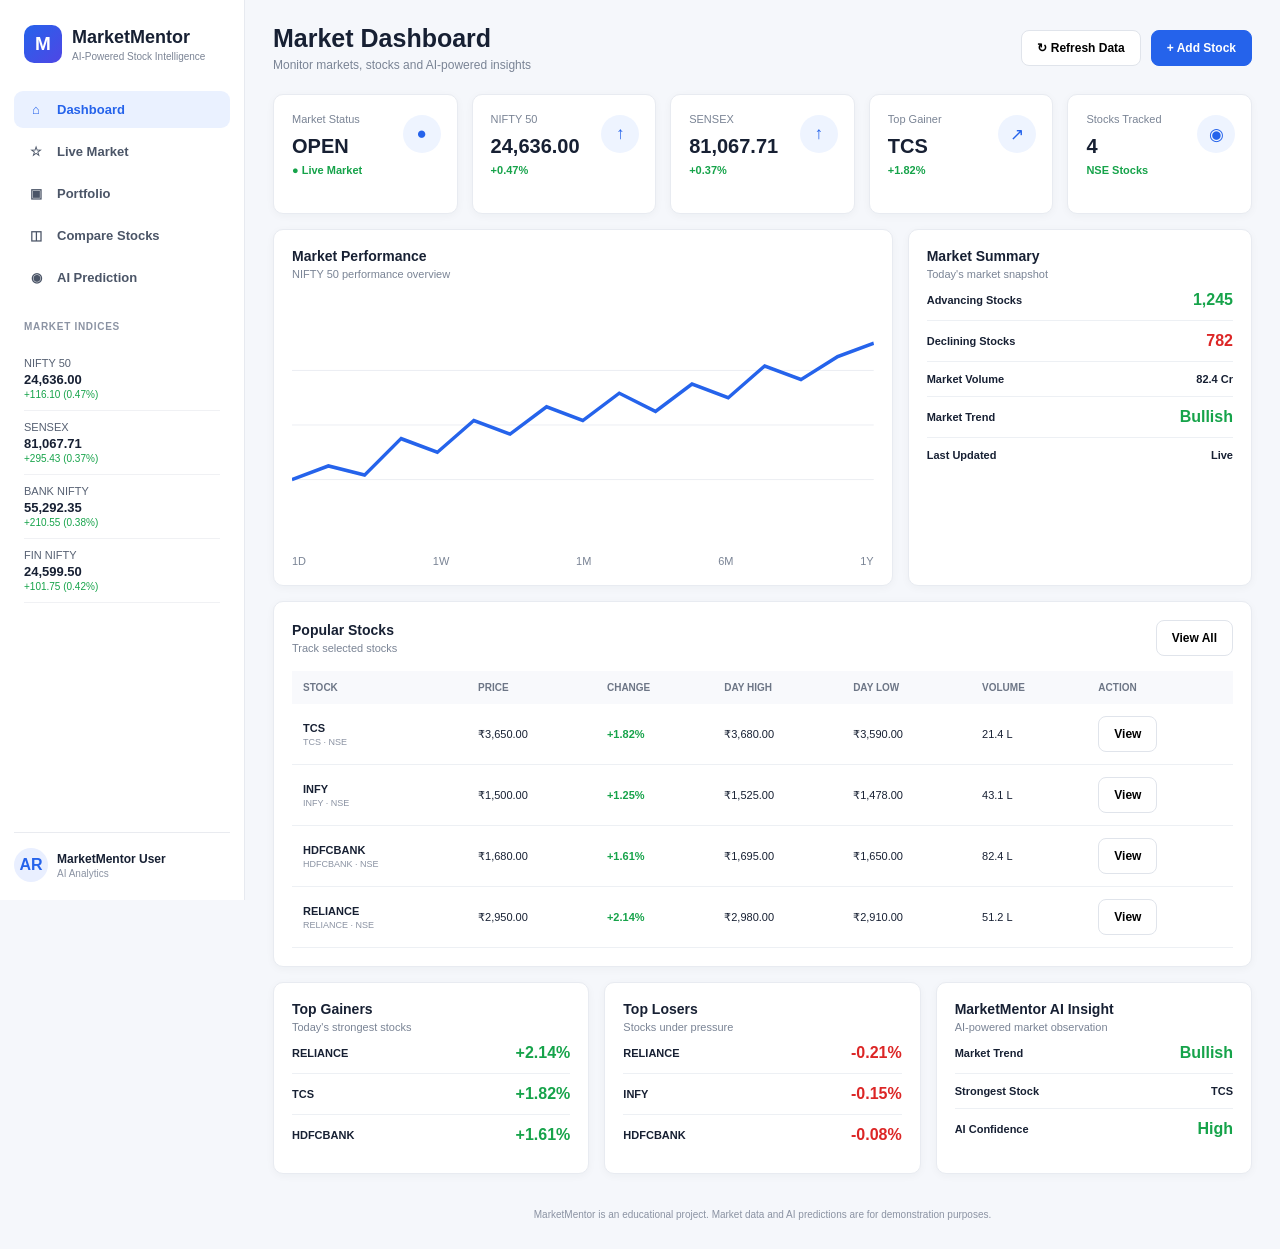
<file: frontend/index.html>
<!DOCTYPE html>
<html lang="en">

<head>
    <meta charset="UTF-8">
    <meta name="viewport" content="width=device-width, initial-scale=1.0">

    <title>MarketMentor | Dashboard</title>

    <link rel="stylesheet" href="style.css">
</head>

<body>

<div class="app">

    <!-- ================= SIDEBAR ================= -->

    <aside class="sidebar">

        <div class="brand">

            <div class="brand-logo">
                M
            </div>

            <div>
                <h2>MarketMentor</h2>
                <span>AI-Powered Stock Intelligence</span>
            </div>

        </div>


        <nav class="nav">

            <a href="index.html" class="active">
                <span class="nav-icon">⌂</span>
                <span>Dashboard</span>
            </a>

           <a href="live-market.html">
                <span class="nav-icon">☆</span>
                <span>Live Market</span>
            </a>

            <a href="portfolio.html">
                <span class="nav-icon">▣</span>
                <span>Portfolio</span>
            </a>

            <a href="compare.html">
                <span class="nav-icon">◫</span>
                <span>Compare Stocks</span>
            </a>

            <a href="prediction.html">
                <span class="nav-icon">◉</span>
                <span>AI Prediction</span>
            </a>

        </nav>


        <!-- MARKET INDICES -->

        <div class="market-section">

            <div class="market-title">
                MARKET INDICES
            </div>

            <div class="index-item">

                <div class="index-name">
                    NIFTY 50
                </div>

                <div class="index-value">
                    24,636.00
                </div>

                <div class="index-change">
                    +116.10 (0.47%)
                </div>

            </div>


            <div class="index-item">

                <div class="index-name">
                    SENSEX
                </div>

                <div class="index-value">
                    81,067.71
                </div>

                <div class="index-change">
                    +295.43 (0.37%)
                </div>

            </div>


            <div class="index-item">

                <div class="index-name">
                    BANK NIFTY
                </div>

                <div class="index-value">
                    55,292.35
                </div>

                <div class="index-change">
                    +210.55 (0.38%)
                </div>

            </div>


            <div class="index-item">

                <div class="index-name">
                    FIN NIFTY
                </div>

                <div class="index-value">
                    24,599.50
                </div>

                <div class="index-change">
                    +101.75 (0.42%)
                </div>

            </div>

        </div>


        <!-- PROFILE -->

        <div class="profile">

            <div class="profile-top">

                <div class="avatar">
                    AR
                </div>

                <div>

                    <div class="profile-name">
                        MarketMentor User
                    </div>

                    <div class="profile-plan">
                        AI Analytics
                    </div>

                </div>

            </div>

        </div>

    </aside>


    <!-- ================= MAIN ================= -->

    <main class="main">


        <!-- HEADER -->

        <div class="header">

            <div>

                <div class="page-title">
                    Market Dashboard
                </div>

                <div class="page-subtitle">
                    Monitor markets, stocks and AI-powered insights
                </div>

            </div>


            <div class="header-actions">

                <button class="btn">
                    ↻ Refresh Data
                </button>

                <button class="btn btn-primary">
                    + Add Stock
                </button>

            </div>

        </div>


        <!-- ================= KPI CARDS ================= -->

        <div class="kpi-grid">


            <div class="card kpi-card">

                <div class="kpi-title">
                    Market Status
                </div>

                <div class="kpi-value">
                    OPEN
                </div>

                <div class="kpi-change">
                    ● Live Market
                </div>

                <div class="kpi-icon">
                    ●
                </div>

            </div>


            <div class="card kpi-card">

                <div class="kpi-title">
                    NIFTY 50
                </div>

                <div class="kpi-value">
                    24,636.00
                </div>

                <div class="kpi-change">
                    +0.47%
                </div>

                <div class="kpi-icon">
                    ↑
                </div>

            </div>


            <div class="card kpi-card">

                <div class="kpi-title">
                    SENSEX
                </div>

                <div class="kpi-value">
                    81,067.71
                </div>

                <div class="kpi-change">
                    +0.37%
                </div>

                <div class="kpi-icon">
                    ↑
                </div>

            </div>


            <div class="card kpi-card">

                <div class="kpi-title">
                    Top Gainer
                </div>

                <div class="kpi-value">
                    TCS
                </div>

                <div class="kpi-change">
                    +1.82%
                </div>

                <div class="kpi-icon">
                    ↗
                </div>

            </div>


            <div class="card kpi-card">

                <div class="kpi-title">
                    Stocks Tracked
                </div>

                <div class="kpi-value">
                    4
                </div>

                <div class="kpi-change">
                    NSE Stocks
                </div>

                <div class="kpi-icon">
                    ◉
                </div>

            </div>

        </div>


        <!-- ================= MARKET OVERVIEW ================= -->

        <div class="grid-2">


            <!-- MARKET PERFORMANCE -->

            <div class="card panel">

                <div class="panel-title">
                    Market Performance
                </div>

                <div class="panel-subtitle">
                    NIFTY 50 performance overview
                </div>


                <div class="chart-box">

                    <div class="fake-chart">

                        <svg viewBox="0 0 800 220"
                             preserveAspectRatio="none">

                            <line
                                x1="0"
                                y1="50"
                                x2="800"
                                y2="50"
                                stroke="#e8ebf1"
                                stroke-width="1"/>

                            <line
                                x1="0"
                                y1="110"
                                x2="800"
                                y2="110"
                                stroke="#e8ebf1"
                                stroke-width="1"/>

                            <line
                                x1="0"
                                y1="170"
                                x2="800"
                                y2="170"
                                stroke="#e8ebf1"
                                stroke-width="1"/>


                            <polyline
                                fill="none"
                                stroke="#2563eb"
                                stroke-width="4"
                                points="
                                0,170
                                50,155
                                100,165
                                150,125
                                200,140
                                250,105
                                300,120
                                350,90
                                400,105
                                450,75
                                500,95
                                550,65
                                600,80
                                650,45
                                700,60
                                750,35
                                800,20
                                "/>

                        </svg>

                    </div>

                </div>


                <div style="display:flex; justify-content:space-between; font-size:11px; color:#7a8495;">

                    <span>1D</span>
                    <span>1W</span>
                    <span>1M</span>
                    <span>6M</span>
                    <span>1Y</span>

                </div>

            </div>


            <!-- MARKET SUMMARY -->

            <div class="card panel">

                <div class="panel-title">
                    Market Summary
                </div>

                <div class="panel-subtitle">
                    Today's market snapshot
                </div>


                <div class="list-item">

                    <div class="list-name">
                        Advancing Stocks
                    </div>

                    <div class="positive">
                        1,245
                    </div>

                </div>


                <div class="list-item">

                    <div class="list-name">
                        Declining Stocks
                    </div>

                    <div class="negative">
                        782
                    </div>

                </div>


                <div class="list-item">

                    <div class="list-name">
                        Market Volume
                    </div>

                    <div class="list-value">
                        82.4 Cr
                    </div>

                </div>


                <div class="list-item">

                    <div class="list-name">
                        Market Trend
                    </div>

                    <div class="positive">
                        Bullish
                    </div>

                </div>


                <div class="list-item">

                    <div class="list-name">
                        Last Updated
                    </div>

                    <div class="list-value">
                        Live
                    </div>

                </div>

            </div>

        </div>


        <!-- ================= STOCK CARDS ================= -->

        <div class="card table-card">

            <div class="table-header">

                <div>

                    <div class="panel-title">
                        Popular Stocks
                    </div>

                    <div class="panel-subtitle">
                        Track selected stocks
                    </div>

                </div>

                <button class="btn">
                    View All
                </button>

            </div>


            <table>

                <thead>

                    <tr>

                        <th>
                            STOCK
                        </th>

                        <th>
                            PRICE
                        </th>

                        <th>
                            CHANGE
                        </th>

                        <th>
                            DAY HIGH
                        </th>

                        <th>
                            DAY LOW
                        </th>

                        <th>
                            VOLUME
                        </th>

                        <th>
                            ACTION
                        </th>

                    </tr>

                </thead>


                <tbody>


                    <tr>

                        <td>

                            <div class="stock-name">
                                TCS
                            </div>

                            <div class="stock-sub">
                                TCS · NSE
                            </div>

                        </td>

                        <td>
                            ₹3,650.00
                        </td>

                        <td class="positive">
                            +1.82%
                        </td>

                        <td>
                            ₹3,680.00
                        </td>

                        <td>
                            ₹3,590.00
                        </td>

                        <td>
                            21.4 L
                        </td>

                        <td>
                            <button class="btn">
                                View
                            </button>
                        </td>

                    </tr>


                    <tr>

                        <td>

                            <div class="stock-name">
                                INFY
                            </div>

                            <div class="stock-sub">
                                INFY · NSE
                            </div>

                        </td>

                        <td>
                            ₹1,500.00
                        </td>

                        <td class="positive">
                            +1.25%
                        </td>

                        <td>
                            ₹1,525.00
                        </td>

                        <td>
                            ₹1,478.00
                        </td>

                        <td>
                            43.1 L
                        </td>

                        <td>
                            <button class="btn">
                                View
                            </button>
                        </td>

                    </tr>


                    <tr>

                        <td>

                            <div class="stock-name">
                                HDFCBANK
                            </div>

                            <div class="stock-sub">
                                HDFCBANK · NSE
                            </div>

                        </td>

                        <td>
                            ₹1,680.00
                        </td>

                        <td class="positive">
                            +1.61%
                        </td>

                        <td>
                            ₹1,695.00
                        </td>

                        <td>
                            ₹1,650.00
                        </td>

                        <td>
                            82.4 L
                        </td>

                        <td>
                            <button class="btn">
                                View
                            </button>
                        </td>

                    </tr>


                    <tr>

                        <td>

                            <div class="stock-name">
                                RELIANCE
                            </div>

                            <div class="stock-sub">
                                RELIANCE · NSE
                            </div>

                        </td>

                        <td>
                            ₹2,950.00
                        </td>

                        <td class="positive">
                            +2.14%
                        </td>

                        <td>
                            ₹2,980.00
                        </td>

                        <td>
                            ₹2,910.00
                        </td>

                        <td>
                            51.2 L
                        </td>

                        <td>
                            <button class="btn">
                                View
                            </button>
                        </td>

                    </tr>


                </tbody>

            </table>

        </div>


        <!-- ================= BOTTOM CARDS ================= -->

        <div class="grid-3">


            <!-- TOP GAINERS -->

            <div class="card panel">

                <div class="panel-title">
                    Top Gainers
                </div>

                <div class="panel-subtitle">
                    Today's strongest stocks
                </div>


                <div class="list-item">

                    <div class="list-name">
                        RELIANCE
                    </div>

                    <div class="positive">
                        +2.14%
                    </div>

                </div>


                <div class="list-item">

                    <div class="list-name">
                        TCS
                    </div>

                    <div class="positive">
                        +1.82%
                    </div>

                </div>


                <div class="list-item">

                    <div class="list-name">
                        HDFCBANK
                    </div>

                    <div class="positive">
                        +1.61%
                    </div>

                </div>

            </div>


            <!-- TOP LOSERS -->

            <div class="card panel">

                <div class="panel-title">
                    Top Losers
                </div>

                <div class="panel-subtitle">
                    Stocks under pressure
                </div>


                <div class="list-item">

                    <div class="list-name">
                        RELIANCE
                    </div>

                    <div class="negative">
                        -0.21%
                    </div>

                </div>


                <div class="list-item">

                    <div class="list-name">
                        INFY
                    </div>

                    <div class="negative">
                        -0.15%
                    </div>

                </div>


                <div class="list-item">

                    <div class="list-name">
                        HDFCBANK
                    </div>

                    <div class="negative">
                        -0.08%
                    </div>

                </div>

            </div>


            <!-- AI INSIGHT -->

            <div class="card panel">

                <div class="panel-title">
                    MarketMentor AI Insight
                </div>

                <div class="panel-subtitle">
                    AI-powered market observation
                </div>


                <div class="list-item">

                    <div class="list-name">
                        Market Trend
                    </div>

                    <div class="positive">
                        Bullish
                    </div>

                </div>


                <div class="list-item">

                    <div class="list-name">
                        Strongest Stock
                    </div>

                    <div class="list-value">
                        TCS
                    </div>

                </div>


                <div class="list-item">

                    <div class="list-name">
                        AI Confidence
                    </div>

                    <div class="positive">
                        High
                    </div>

                </div>


            </div>

        </div>


        <!-- ================= DISCLAIMER ================= -->

        <div style="
            text-align:center;
            color:#8b93a3;
            font-size:10px;
            padding:20px 0 5px;
        ">

            MarketMentor is an educational project.
            Market data and AI predictions are for demonstration purposes.

        </div>


    </main>

</div>


</body>

</html>
</file>
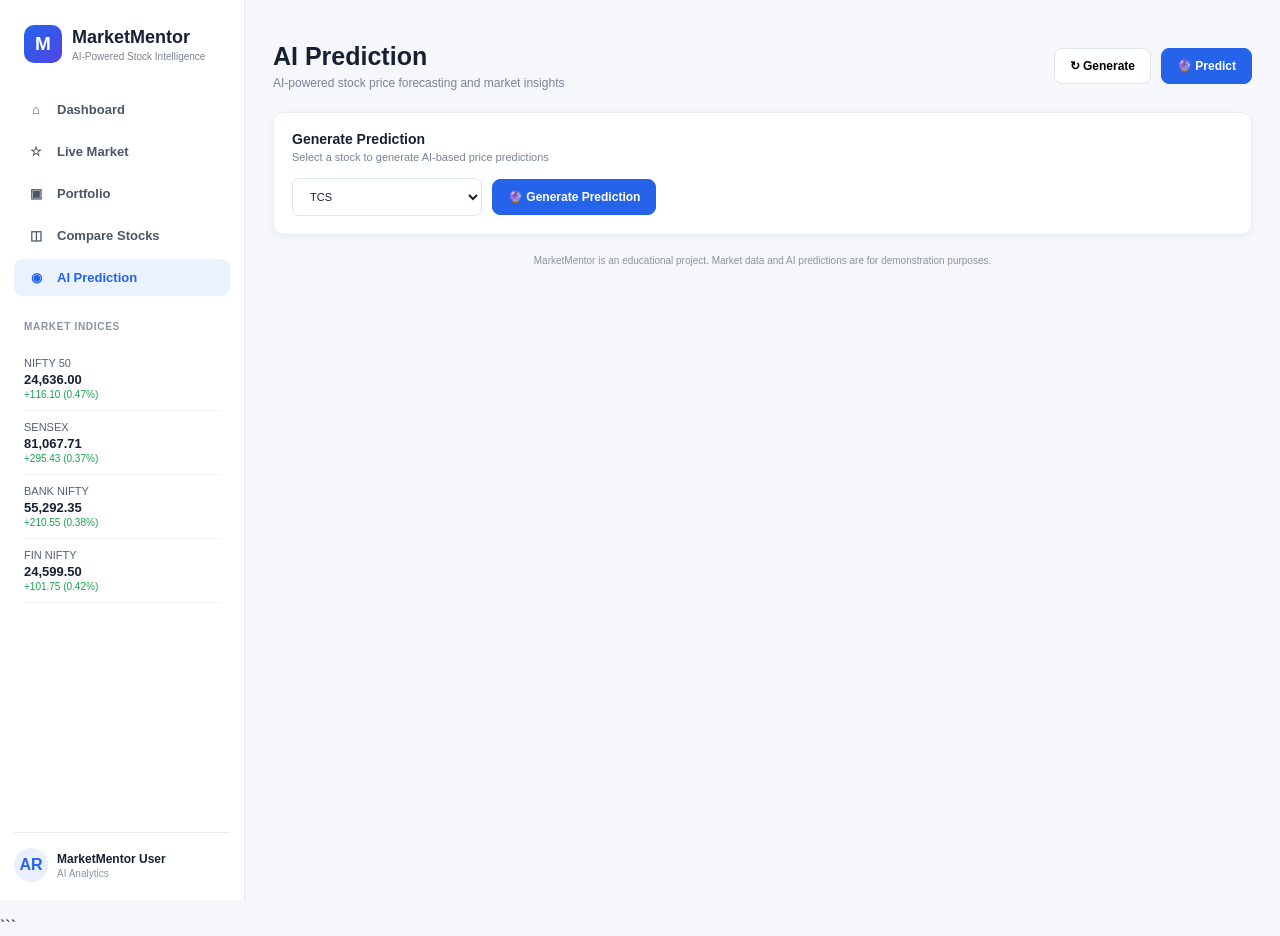
<file: frontend/prediction.html>
```html
<!DOCTYPE html>
<html lang="en">

<head>

<meta charset="UTF-8">
<meta name="viewport" content="width=device-width, initial-scale=1.0">

<title>MarketMentor | AI Prediction</title>

<link rel="stylesheet" href="style.css">

<style>

.prediction-search {
    display: flex;
    gap: 10px;
    align-items: center;
    flex-wrap: wrap;
}

.prediction-select {
    border: 1px solid #e0e4eb;
    background: white;
    color: #172033;
    border-radius: 7px;
    padding: 11px 13px;
    font-size: 11px;
    min-width: 190px;
    outline: none;
}

.prediction-grid {
    display: grid;
    grid-template-columns: 1.5fr 1fr;
    gap: 15px;
    margin-top: 15px;
}

.forecast-grid {
    display: grid;
    grid-template-columns: 1fr 1fr;
    gap: 12px;
}

.forecast-box {
    background: #f8faff;
    border: 1px solid #e8ecf3;
    border-radius: 9px;
    padding: 18px;
}

.forecast-label {
    color: #7a8495;
    font-size: 11px;
    margin-bottom: 8px;
}

.forecast-value {
    font-size: 24px;
    font-weight: 700;
}

.ai-insight {
    background: linear-gradient(135deg, #f7f9ff, #eef4ff);
    border: 1px solid #dce6ff;
    border-radius: 10px;
    padding: 20px;
}

.ai-icon {
    font-size: 25px;
    margin-bottom: 10px;
}

.ai-insight h3 {
    margin-bottom: 8px;
    font-size: 15px;
}

.ai-insight p {
    color: #697386;
    font-size: 11px;
    line-height: 1.7;
}

.confidence-bar {
    height: 10px;
    background: #edf0f5;
    border-radius: 10px;
    overflow: hidden;
    margin-top: 12px;
}

.confidence-fill {
    height: 100%;
    width: 0%;
    background: #2563eb;
    transition: width 0.8s ease;
}

.prediction-note {
    color: #8b93a3;
    font-size: 10px;
    line-height: 1.6;
    margin-top: 12px;
}

#error {
    display: none;
    background: #fff1f1;
    border: 1px solid #ffd4d4;
    color: #c62828;
    padding: 12px;
    border-radius: 8px;
    margin-top: 15px;
    font-size: 11px;
}

@media(max-width: 900px) {

    .prediction-grid {
        grid-template-columns: 1fr;
    }

}

@media(max-width: 600px) {

    .forecast-grid {
        grid-template-columns: 1fr;
    }

    .prediction-search {
        flex-direction: column;
        align-items: stretch;
    }

    .prediction-select,
    .prediction-search button {
        width: 100%;
    }

}

</style>

</head>


<body>

<div class="app">


<!-- ================= SIDEBAR ================= -->

<aside class="sidebar">


    <div class="brand">

        <div class="brand-logo">
            M
        </div>

        <div>

            <h2>MarketMentor</h2>

            <span>
                AI-Powered Stock Intelligence
            </span>

        </div>

    </div>


    <nav class="nav">


        <a href="index.html">

            <span class="nav-icon">
                ⌂
            </span>

            <span>
                Dashboard
            </span>

        </a>


        <a href="/live-market.html">

            <span class="nav-icon">
                ☆
            </span>

            <span>
                Live Market
            </span>

        </a>


        <a href="portfolio.html">

            <span class="nav-icon">
                ▣
            </span>

            <span>
                Portfolio
            </span>

        </a>


        <a href="compare.html">

            <span class="nav-icon">
                ◫
            </span>

            <span>
                Compare Stocks
            </span>

        </a>


        <a href="prediction.html" class="active">

            <span class="nav-icon">
                ◉
            </span>

            <span>
                AI Prediction
            </span>

        </a>


    </nav>


    <!-- MARKET INDICES -->

    <div class="market-section">

        <div class="market-title">
            MARKET INDICES
        </div>


        <div class="index-item">

            <div class="index-name">
                NIFTY 50
            </div>

            <div class="index-value">
                24,636.00
            </div>

            <div class="index-change">
                +116.10 (0.47%)
            </div>

        </div>


        <div class="index-item">

            <div class="index-name">
                SENSEX
            </div>

            <div class="index-value">
                81,067.71
            </div>

            <div class="index-change">
                +295.43 (0.37%)
            </div>

        </div>


        <div class="index-item">

            <div class="index-name">
                BANK NIFTY
            </div>

            <div class="index-value">
                55,292.35
            </div>

            <div class="index-change">
                +210.55 (0.38%)
            </div>

        </div>


        <div class="index-item">

            <div class="index-name">
                FIN NIFTY
            </div>

            <div class="index-value">
                24,599.50
            </div>

            <div class="index-change">
                +101.75 (0.42%)
            </div>

        </div>

    </div>


    <!-- PROFILE -->

    <div class="profile">

        <div class="profile-top">

            <div class="avatar">
                AR
            </div>

            <div>

                <div class="profile-name">
                    MarketMentor User
                </div>

                <div class="profile-plan">
                    AI Analytics
                </div>

            </div>

        </div>

    </div>


</aside>


<!-- ================= MAIN ================= -->

<main class="main">


    <!-- HEADER -->

    <div class="header">


        <div>

            <div class="page-title">
                AI Prediction
            </div>

            <div class="page-subtitle">
                AI-powered stock price forecasting and market insights
            </div>

        </div>


        <div class="header-actions">

            <button
                class="btn"
                onclick="getPrediction()">

                ↻ Generate

            </button>


            <button
                class="btn btn-primary"
                onclick="getPrediction()">

                🔮 Predict

            </button>

        </div>


    </div>


    <!-- ================= SEARCH ================= -->

    <div class="card panel">


        <div class="panel-title">
            Generate Prediction
        </div>


        <div class="panel-subtitle">
            Select a stock to generate AI-based price predictions
        </div>


        <div
            class="prediction-search"
            style="margin-top:15px;">


            <select
                id="symbol"
                class="prediction-select">


                <option value="TCS">
                    TCS
                </option>


                <option value="RELIANCE">
                    RELIANCE
                </option>


                <option value="INFY">
                    INFY
                </option>


                <option value="HDFCBANK">
                    HDFCBANK
                </option>


            </select>


            <button
                class="btn btn-primary"
                onclick="getPrediction()">

                🔮 Generate Prediction

            </button>


        </div>


    </div>


    <div id="error"></div>


    <!-- ================= RESULTS ================= -->

    <div id="results" style="display:none;">


        <!-- KPI CARDS -->

        <div class="kpi-grid"
             style="margin-top:15px;">


            <div class="card kpi-card">

                <div class="kpi-title">
                    Selected Stock
                </div>

                <div
                    class="kpi-value"
                    id="stockName">

                    TCS

                </div>

                <div class="kpi-change">
                    NSE Stock
                </div>

                <div class="kpi-icon">
                    ◉
                </div>

            </div>


            <div class="card kpi-card">

                <div class="kpi-title">
                    Current Price
                </div>

                <div
                    class="kpi-value"
                    id="currentPrice">

                    ₹--

                </div>

                <div class="kpi-change">
                    Current Market Price
                </div>

                <div class="kpi-icon">
                    ₹
                </div>

            </div>


            <div class="card kpi-card">

                <div class="kpi-title">
                    Market Trend
                </div>

                <div
                    class="kpi-value positive"
                    id="trend">

                    --

                </div>

                <div class="kpi-change">
                    AI Forecast
                </div>

                <div class="kpi-icon">
                    ↗
                </div>

            </div>


            <div class="card kpi-card">

                <div class="kpi-title">
                    Prediction Confidence
                </div>

                <div
                    class="kpi-value"
                    id="confidenceTop">

                    --%

                </div>

                <div class="kpi-change">
                    Model Confidence
                </div>

                <div class="kpi-icon">
                    AI
                </div>

            </div>


            <div class="card kpi-card">

                <div class="kpi-title">
                    Prediction Status
                </div>

                <div
                    class="kpi-value positive">

                    Ready

                </div>

                <div class="kpi-change">
                    AI Analysis
                </div>

                <div class="kpi-icon">
                    ✓
                </div>

            </div>


        </div>


        <!-- ================= FORECAST + AI ================= -->

        <div class="prediction-grid">


            <!-- FORECAST -->

            <div class="card panel">


                <div class="panel-title">
                    Price Forecast
                </div>


                <div class="panel-subtitle">
                    AI-generated future price estimates
                </div>


                <div
                    class="forecast-grid"
                    style="margin-top:18px;">


                    <div class="forecast-box">


                        <div class="forecast-label">
                            Tomorrow's Price
                        </div>


                        <div
                            class="forecast-value positive"
                            id="tomorrow">

                            ₹--

                        </div>


                        <div class="mini-label">
                            1 Day Forecast
                        </div>


                    </div>


                    <div class="forecast-box">


                        <div class="forecast-label">
                            Next Week Price
                        </div>


                        <div
                            class="forecast-value positive"
                            id="week">

                            ₹--

                        </div>


                        <div class="mini-label">
                            7 Day Forecast
                        </div>


                    </div>


                </div>


            </div>


            <!-- AI INSIGHT -->

            <div class="ai-insight">


                <div class="ai-icon">
                    🤖
                </div>


                <h3>
                    MarketMentor AI Insight
                </h3>


                <p id="insight">

                    Select a stock and generate a
                    prediction to receive AI market
                    insight.

                </p>


            </div>


        </div>


        <!-- ================= CONFIDENCE ================= -->

        <div
            class="card panel"
            style="margin-top:15px;">


            <div class="panel-title">
                Prediction Confidence
            </div>


            <div class="confidence-row"
                 style="
                    display:flex;
                    justify-content:space-between;
                    margin-top:10px;
                 ">


                <span class="panel-subtitle">
                    Model reliability
                </span>


                <strong
                    id="confidence"
                    class="positive">

                    0%

                </strong>


            </div>


            <div class="confidence-bar">


                <div
                    class="confidence-fill"
                    id="progressBar">

                </div>


            </div>


            <p class="prediction-note">

                Confidence represents the model's estimated
                reliability for the generated prediction.
                Current values are demonstration predictions
                until the production ML model is integrated.

            </p>


        </div>


    </div>


    <!-- FOOTER -->

    <div style="
        text-align:center;
        color:#8b93a3;
        font-size:10px;
        padding:20px 0 5px;
    ">

        MarketMentor is an educational project.
        Market data and AI predictions are for demonstration purposes.

    </div>


</main>


</div>


<script>


async function getPrediction() {


    const symbol =
        document.getElementById("symbol").value;


    const error =
        document.getElementById("error");


    const results =
        document.getElementById("results");


    error.style.display =
        "none";


    try {


        const response = await fetch(
            `/api/prediction/${symbol}`
        );


        if (!response.ok) {

            throw new Error(
                "Prediction API returned an error."
            );

        }


        const data =
            await response.json();


        results.style.display =
            "block";


        /* STOCK */

        document.getElementById(
            "stockName"
        ).innerText =
            symbol;


        /* TOMORROW */

        document.getElementById(
            "tomorrow"
        ).innerText =

            "₹" +

            Number(
                data.tomorrow
            ).toLocaleString("en-IN");


        /* NEXT WEEK */

        document.getElementById(
            "week"
        ).innerText =

            "₹" +

            Number(
                data.week
            ).toLocaleString("en-IN");


        /* CURRENT PRICE */

        document.getElementById(
            "currentPrice"
        ).innerText =

            "₹" +

            Number(
                data.current_price
            ).toLocaleString("en-IN");


        /* TREND */

        const trendElement =
            document.getElementById("trend");


        trendElement.innerText =
            data.trend;


        /* CONFIDENCE */

        document.getElementById(
            "confidence"
        ).innerText =
            data.confidence + "%";


        document.getElementById(
            "confidenceTop"
        ).innerText =
            data.confidence + "%";


        document.getElementById(
            "progressBar"
        ).style.width =
            data.confidence + "%";


        /* TREND COLOR */

        if (
            String(data.trend)
            .toLowerCase()
            === "bearish"
        ) {

            trendElement.className =
                "kpi-value negative";

        }

        else {

            trendElement.className =
                "kpi-value positive";

        }


        /* AI INSIGHT */

        if (
            String(data.trend)
            .toLowerCase()
            === "bullish"
        ) {


            document.getElementById(
                "insight"
            ).innerText =

                `${symbol} shows a bullish outlook based on the current prediction. The model expects the projected price to move positively with a confidence level of ${data.confidence}%.`;


        }

        else {


            document.getElementById(
                "insight"
            ).innerText =

                `${symbol} shows a bearish outlook based on the current prediction. Market conditions should be monitored carefully. Confidence level is ${data.confidence}%.`;

        }


    }


    catch (err) {


        results.style.display =
            "none";


        error.style.display =
            "block";


        error.innerText =
            "Unable to connect to the prediction server.";


        console.error(err);

    }

}


</script>


</body>

</html>
```
</file>
<file: frontend/style.css>
* {
    margin: 0;
    padding: 0;
    box-sizing: border-box;
}

body {
    font-family: Arial, Helvetica, sans-serif;
    background: #f5f7fb;
    color: #172033;
}

/* =========================
   MAIN LAYOUT
========================= */

.app {
    display: flex;
    min-height: 100vh;
}

/* =========================
   SIDEBAR
========================= */

.sidebar {
    width: 245px;
    min-height: 100vh;
    background: #ffffff;
    border-right: 1px solid #e7eaf0;
    position: fixed;
    left: 0;
    top: 0;
    bottom: 0;
    padding: 20px 14px;
    z-index: 10;
}

.brand {
    display: flex;
    align-items: center;
    gap: 10px;
    padding: 5px 10px 28px;
}

.brand-logo {
    width: 38px;
    height: 38px;
    border-radius: 10px;
    background: linear-gradient(135deg, #2563eb, #4f46e5);
    color: white;
    display: flex;
    align-items: center;
    justify-content: center;
    font-size: 19px;
    font-weight: bold;
}

.brand h2 {
    font-size: 18px;
    color: #172033;
}

.brand span {
    display: block;
    font-size: 10px;
    color: #7b8495;
    margin-top: 3px;
}

/* =========================
   NAVIGATION
========================= */

.nav {
    display: flex;
    flex-direction: column;
    gap: 5px;
}

.nav a {
    text-decoration: none;
    color: #4b5567;
    padding: 11px 12px;
    border-radius: 9px;
    display: flex;
    align-items: center;
    gap: 11px;
    font-size: 13px;
    font-weight: 600;
    transition: 0.2s;
}

.nav a:hover {
    background: #f0f5ff;
    color: #2563eb;
}

.nav a.active {
    background: #eaf1ff;
    color: #2563eb;
}

.nav-icon {
    width: 20px;
    text-align: center;
}

/* =========================
   MARKET INDICES
========================= */

.market-section {
    margin-top: 25px;
    padding: 0 10px;
}

.market-title {
    font-size: 10px;
    font-weight: bold;
    color: #8b93a3;
    letter-spacing: 0.7px;
    margin-bottom: 15px;
}

.index-item {
    padding: 10px 0;
    border-bottom: 1px solid #f0f1f4;
}

.index-name {
    font-size: 11px;
    color: #566072;
}

.index-value {
    font-size: 13px;
    font-weight: bold;
    margin-top: 3px;
}

.index-change {
    color: #16a34a;
    font-size: 10px;
    margin-top: 2px;
}

/* =========================
   PROFILE
========================= */

.profile {
    position: absolute;
    bottom: 18px;
    left: 14px;
    right: 14px;
    border-top: 1px solid #e9ebf0;
    padding-top: 15px;
}

.profile-top {
    display: flex;
    align-items: center;
    gap: 9px;
}

.avatar {
    width: 34px;
    height: 34px;
    border-radius: 50%;
    background: #e9efff;
    color: #2563eb;
    display: flex;
    align-items: center;
    justify-content: center;
    font-weight: bold;
}

.profile-name {
    font-size: 12px;
    font-weight: bold;
}

.profile-plan {
    font-size: 10px;
    color: #8b93a3;
    margin-top: 2px;
}

/* =========================
   MAIN CONTENT
========================= */

.main {
    margin-left: 245px;
    width: calc(100% - 245px);
    padding: 24px 28px;
}

.header {
    display: flex;
    justify-content: space-between;
    align-items: center;
    margin-bottom: 22px;
}

.page-title {
    font-size: 25px;
    font-weight: 700;
}

.page-subtitle {
    color: #7a8495;
    font-size: 12px;
    margin-top: 5px;
}

.header-actions {
    display: flex;
    gap: 10px;
}

.btn {
    border: 1px solid #e0e4eb;
    background: white;
    border-radius: 8px;
    padding: 10px 15px;
    font-size: 12px;
    font-weight: 600;
    cursor: pointer;
}

.btn-primary {
    background: #2563eb;
    color: white;
    border-color: #2563eb;
}

/* =========================
   KPI CARDS
========================= */

.kpi-grid {
    display: grid;
    grid-template-columns: repeat(5, 1fr);
    gap: 14px;
    margin-bottom: 15px;
}

.card {
    background: white;
    border: 1px solid #e8ebf1;
    border-radius: 10px;
    box-shadow: 0 2px 8px rgba(30, 41, 59, 0.04);
}

.kpi-card {
    padding: 18px;
    position: relative;
    min-height: 120px;
}

.kpi-title {
    color: #7a8495;
    font-size: 11px;
}

.kpi-value {
    font-size: 20px;
    font-weight: 700;
    margin-top: 10px;
}

.kpi-change {
    color: #16a34a;
    font-size: 11px;
    font-weight: 600;
    margin-top: 6px;
}

.kpi-icon {
    position: absolute;
    right: 16px;
    top: 20px;
    width: 38px;
    height: 38px;
    border-radius: 50%;
    background: #eef4ff;
    color: #2563eb;
    display: flex;
    align-items: center;
    justify-content: center;
    font-size: 17px;
}

/* =========================
   GRID
========================= */

.grid-2 {
    display: grid;
    grid-template-columns: 1.8fr 1fr;
    gap: 15px;
    margin-bottom: 15px;
}

.grid-3 {
    display: grid;
    grid-template-columns: repeat(3, 1fr);
    gap: 15px;
    margin-bottom: 15px;
}

.panel {
    padding: 18px;
}

.panel-title {
    font-size: 14px;
    font-weight: 700;
}

.panel-subtitle {
    font-size: 11px;
    color: #7a8495;
    margin-top: 4px;
}

/* =========================
   CHART
========================= */

.chart-box {
    height: 260px;
    margin-top: 15px;
    display: flex;
    align-items: center;
    justify-content: center;
    color: #2563eb;
}

.fake-chart {
    width: 100%;
    height: 200px;
    position: relative;
    overflow: hidden;
}

.fake-chart svg {
    width: 100%;
    height: 100%;
}

/* =========================
   HOLDINGS TABLE
========================= */

.table-card {
    padding: 18px;
    margin-bottom: 15px;
}

.table-header {
    display: flex;
    justify-content: space-between;
    align-items: center;
    margin-bottom: 15px;
}

.search {
    border: 1px solid #e0e4eb;
    border-radius: 7px;
    padding: 9px 12px;
    font-size: 11px;
    outline: none;
}

table {
    width: 100%;
    border-collapse: collapse;
}

th {
    text-align: left;
    background: #f8f9fc;
    color: #6d7686;
    font-size: 10px;
    padding: 11px;
    font-weight: 600;
}

td {
    padding: 12px 11px;
    border-bottom: 1px solid #edf0f4;
    font-size: 11px;
}

.stock-name {
    font-weight: 700;
}

.stock-sub {
    font-size: 9px;
    color: #8b93a3;
    margin-top: 3px;
}

.positive {
    color: #16a34a;
    font-weight: 600;
}

.negative {
    color: #dc2626;
    font-weight: 600;
}

/* =========================
   SMALL CARDS
========================= */

.list-item {
    display: flex;
    justify-content: space-between;
    align-items: center;
    padding: 11px 0;
    border-bottom: 1px solid #edf0f4;
}

.list-item:last-child {
    border-bottom: none;
}

.list-name {
    font-size: 11px;
    font-weight: 600;
}

.list-value {
    font-size: 11px;
    font-weight: 700;
}

/* =========================
   RESPONSIVE
========================= */

@media (max-width: 1200px) {
    .kpi-grid {
        grid-template-columns: repeat(3, 1fr);
    }
}

@media (max-width: 900px) {
    .sidebar {
        width: 70px;
    }

    .brand h2,
    .brand span,
    .nav a span:not(.nav-icon),
    .market-section,
    .profile-name,
    .profile-plan {
        display: none;
    }

    .main {
        margin-left: 70px;
        width: calc(100% - 70px);
    }

    .grid-2,
    .grid-3 {
        grid-template-columns: 1fr;
    }

    .kpi-grid {
        grid-template-columns: repeat(2, 1fr);
    }
}

@media (max-width: 600px) {
    .main {
        padding: 15px;
    }

    .kpi-grid {
        grid-template-columns: 1fr;
    }

    .header {
        flex-direction: column;
        align-items: flex-start;
        gap: 12px;
    }
}
</file>
